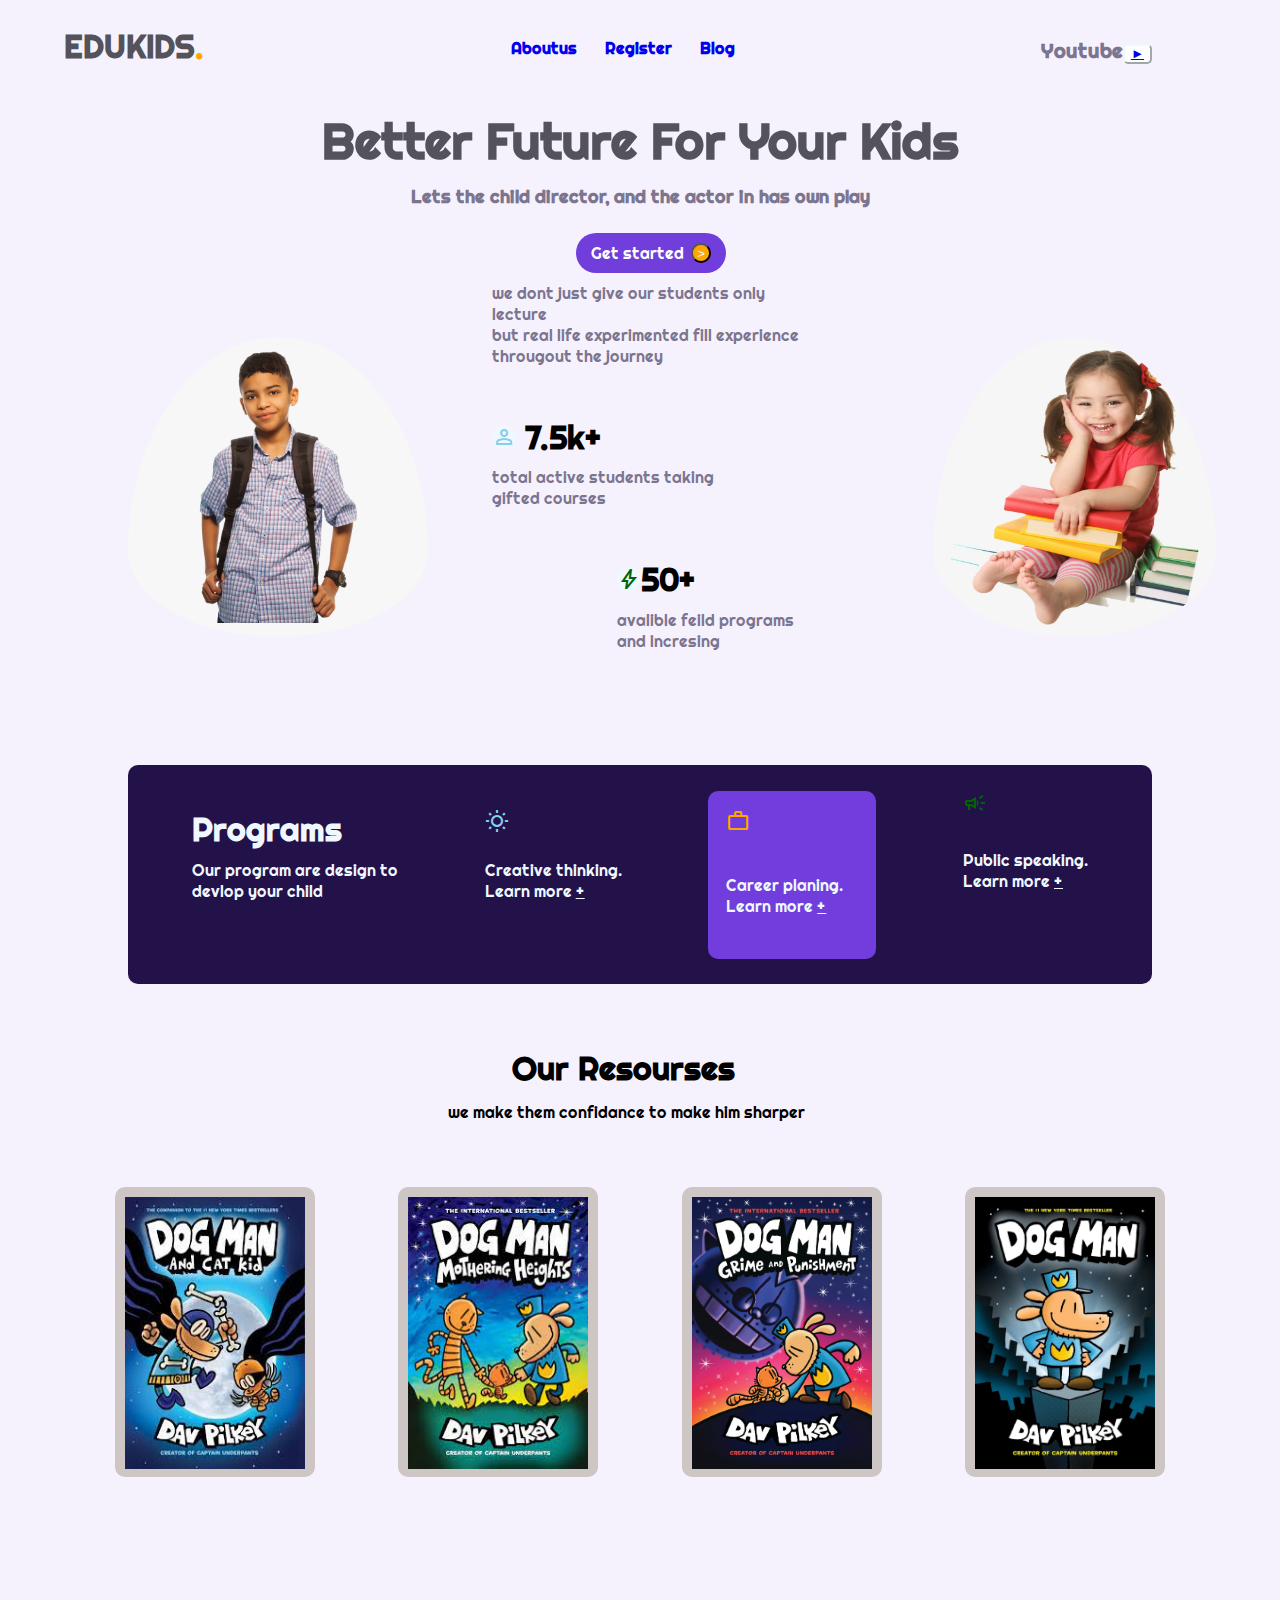
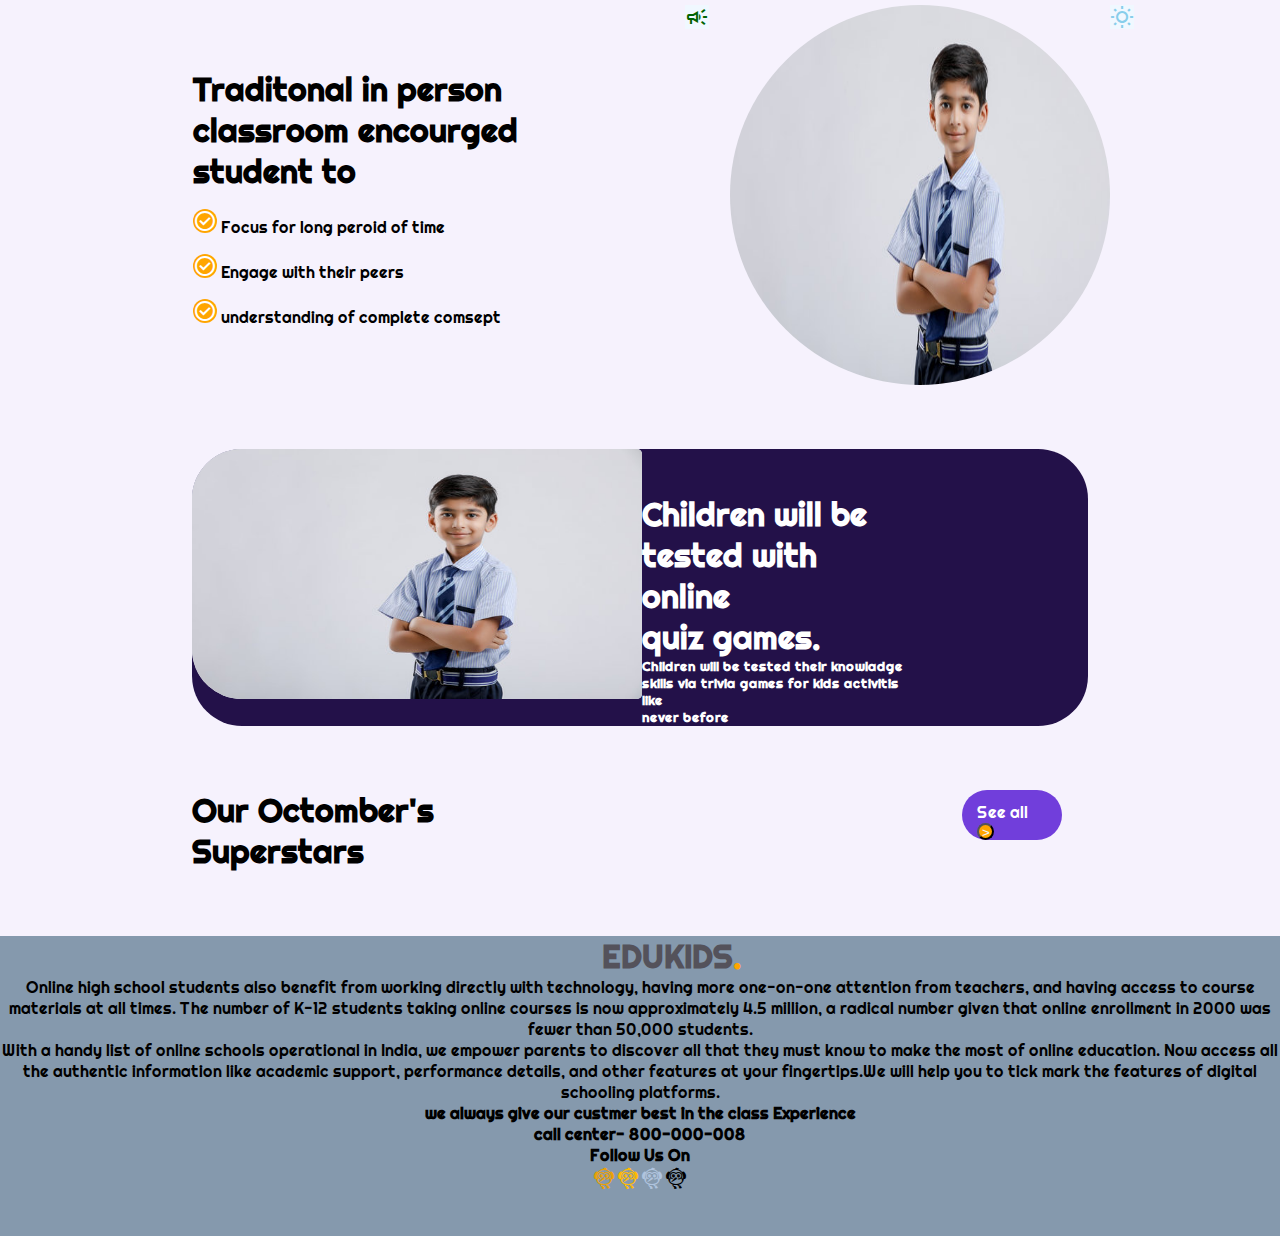
<file: index.html>
<html>
    <head>
       <title>EDUKIDS.</title>
       <meta charset="UTF-8">
       <link rel="stylesheet" href="index.css">
       <link rel="stylesheet" href="https://fonts.googleapis.com/css2?family=Material+Symbols+Outlined:opsz,wght,FILL,GRAD@20..48,100..700,0..1,-50..200" /> 
    </head>
    <body>
        <div class="nev-bar">
            <h1 class="logo1">EDUKIDS<span style="color: orange;">.</span></h1>
            <ul class="nev-bar-ul">
                <li><b><a href="https://www.youtube.com/channel/UCa5jcI8aSB4ICzckp4o4J_w">Blog</a></b></li>
                <li><b><a href="register.html">Register</a></b></li>
                <li><b><a href="about.html">Aboutus</a></b></li>
            </ul>
            <p class="nev-bar-p"><b>Youtube</b><button class="nev-bar-button"> <a href="https://www.youtube.com/">&#x25ba</a></button></p>
        </div> 
            <h1 class="row1h1">Better Future For Your Kids</h1>
            <p class="row1p"> <b>Lets the child director, and the actor in has own play</b></p>
        <div>
           <p class="row1p2" style="color: white;">Get started  <button style="background-color:orange; color: aliceblue;"> > </button> </p> 
        </div>
        <div class="row2">
            <img class="image1" src="school kid image 2.png" alt="auto">
            <div class="row2-mid">
                <p>we dont just give our students only lecture <br> but real life experimented fill experience <br> througout the journey</p>
                <h1> <span class="material-symbols-outlined" style="color: skyblue; background-color: aliceblue; border-radius: 50% 50%;">person</span> 7.5k+</h1>
                <p>total active students taking <br> gifted courses</p>
                <h1 class="row2-row2"> <span class="material-symbols-outlined" style="color: darkgreen; background-color: aliceblue; border-radius: 50% 50%;" >bolt</span>50+</h1>
                <p class="row2-row2-p">avalible feild programs and incresing </p>
            </div>
            <img class="image2" src="school kid image 3.png" alt="auto">
        </div>
        <div class="row3">
            <div class="row3_1">
                <h1 class="row3_1_h1">Programs</h1>
                <p class="row3_1_p">Our program are design to <br> devlop your child</p>
            </div>
            <div class="row3_2">
                <h1 class="row_3_h1"><span class="material-symbols-outlined" style="color: skyblue;">wb_sunny</span></h1>
                <p class="p1">Creative thinking.</p>
                <p>Learn more <a href="#+" style="color: aliceblue;">+</a></p>
            </div>
            <div class="row3_3">
                <h1 class="row_3_h2"><span class="material-symbols-outlined" style="color: orange;">work</span></h1>
                <p class="p1">Career planing.</p>
                <p>Learn more <a href="#+" style="color: aliceblue;">+</a></p>
            </div>
            <div class="row3_4">
                <h1 class="row_3_h3"><span class="material-symbols-outlined" style="color: darkgreen;">campaign</span></h1>
                <p class="p1">Public speaking.</p>
                <p>Learn more <a href="#+" style="color: aliceblue;">+</a></p>
            </div>
        </div>
        <div class="row4">
                <h1> Our Resourses </h1>
                <p> we make them confidance to make him sharper</p>
        </div>
        <div class="row5">
            <div class="parent-img_1"><img src="comic book 1.jpg" alt="auto" class="image1"></div>
            <div class="parent-img_2"> <img src="comic book2.jpg" alt=" auto" class="image2"></div>
            <div class="parent-img_3"> <img src="comic book 3.jpg" alt="auto" class="image3"></div>
            <div class="parent-img_4"><img src="comic book 4.jpg" alt="auto" class="image4"></div>
        </div>
        <div class="row6">
            <div class="row6_1">
                <h1>Traditonal in person <br> classroom encourged <br> student to </h1>
                <p><span class="material-symbols-outlined" style="color: white; background-color: orange; border-radius: 50% 50%;">check_circle</span> Focus for long peroid of time </p>
                <p><span class="material-symbols-outlined" style="color: white; background-color: orange; border-radius: 50% 50%;">check_circle</span> Engage with their peers</p>
                <p><span class="material-symbols-outlined" style="color: white; background-color: orange; border-radius: 50% 50%;">check_circle</span> understanding of complete comsept</p>
            </div>
            <div class="row6_2">
                <p class="row6_2_1"><span class="material-symbols-outlined" style="color: darkgreen; background-color: aliceblue;">campaign</span></p>
                <img src="school kid image 4.jpg" alt="auto">
                <p class="row6_2_2"><span class="material-symbols-outlined" style="color: skyblue; background-color: aliceblue;">wb_sunny</span> </p>            </div>
            </div>
            <div class="row7">
                <div class="first_side">
                    <img src="school kid image 4.jpg" alt="auto" class="first_side_image">
                </div>
                <div class="second_side">
                     <h1>Children will be <br> tested with online  <br> quiz games.</h1>
                     <h5> Children will be tested their knowladge <br> skills via trivia games for kids activitis like <br> never before</h5>
                </div>
            </div>
            <div class="row8">
                 <h1 class="row8_h1"> Our Octomber's  <br> Superstars</h1>
                 <div class="row8_p">
                    <p style="color: white;"> See all <button style="background-color: orange; color: aliceblue; border-radius: 50px 50px; width: 17px; height: 17px;">   >   </button></p>
                 </div>
            </div> 

            <div class="end">
                <div class="row-14">
                  <h1 class="logo1">EDUKIDS<span style="color: orange;">.</span></h1>
                <p>Online high school students also benefit from working directly with technology, having more one-on-one attention from teachers, and having access to course materials at all times. The number of K-12 students taking online courses is now approximately 4.5 million, a radical number given that online enrollment in 2000 was fewer than 50,000 students.</p>
                  <p>With a handy list of online schools operational in India, we empower parents to discover all that they must know to make the most of online education. Now access all the authentic information like academic support, performance details, and other features at your fingertips.We will help you to tick mark the features of digital schooling platforms.</p>
                </div>
            <h4 class="h3foot">we always give our custmer best in the class Experience</h4>
            <h4 class="h3foot2">call center- 800-000-008</h4>
            <h4 class="h3foot3"> Follow Us On </h4>
            <f4 class="h3foot4"><span class="material-symbols-outlined" style="color: rgb(233, 161, 7)">flutter_dash</span><span class="material-symbols-outlined" style="color:rgb(255, 187, 0) ;">flutter_dash</span><span class="material-symbols-outlined" style="color: lightsteelblue;">flutter_dash</span><span class="material-symbols-outlined">flutter_dash</span></f4>
          </div>
        

            <link rel="stylesheet" href="index.js">
        </body>
</html>
</file>
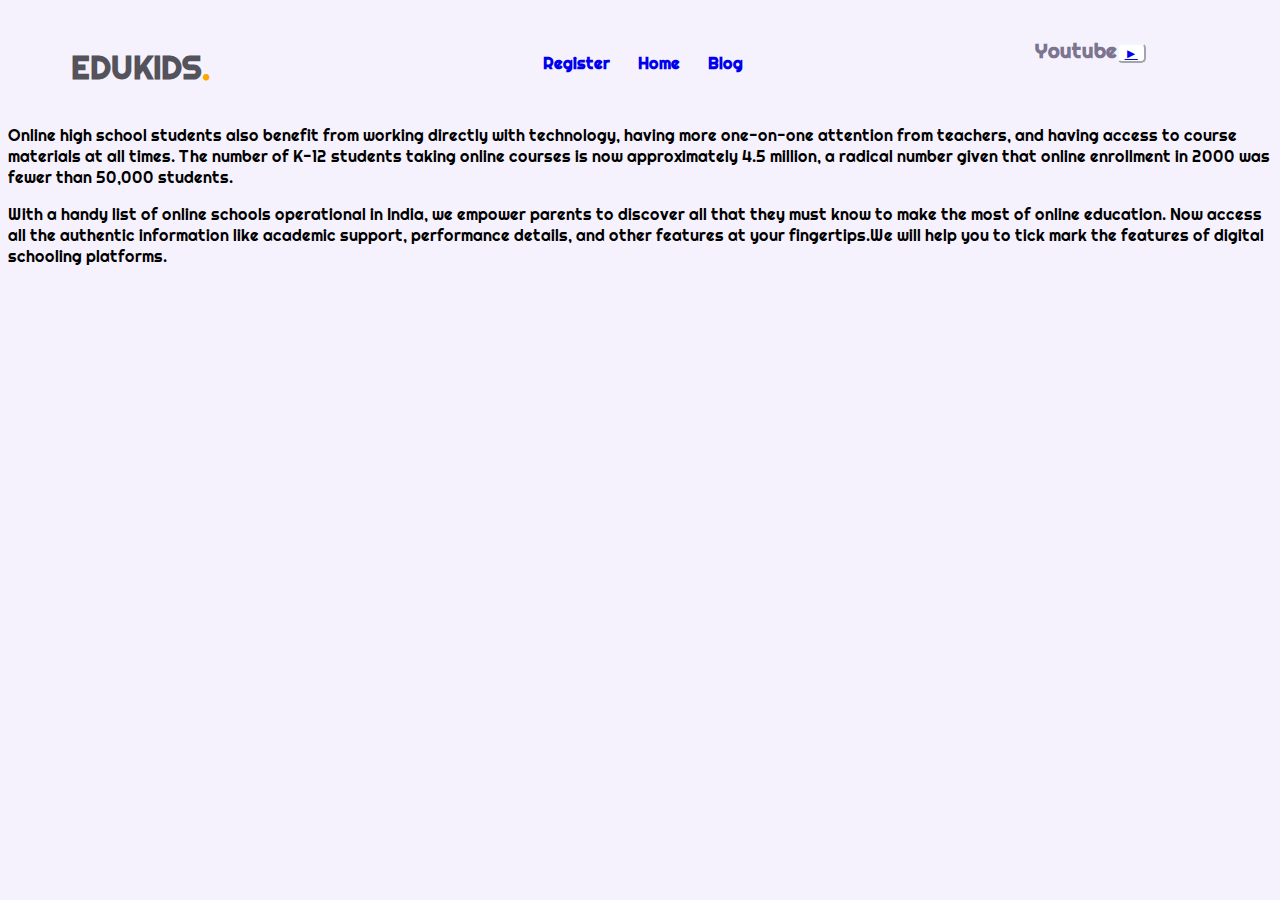
<file: about.html>
<!DOCTYPE html>
<html lang="en">
<head>
    <title>EDUKIDS.</title>
       <meta charset="UTF-8">
       <link rel="stylesheet" href="about.css">
       <link rel="stylesheet" href="https://fonts.googleapis.com/css2?family=Material+Symbols+Outlined:opsz,wght,FILL,GRAD@20..48,100..700,0..1,-50..200" /> 
    <meta http-equiv="X-UA-Compatible" content="IE=edge">
    <meta name="viewport" content="width=device-width, initial-scale=1.0">
</head>
<body>
    <div class="nev-bar">
        <h1 class="logo1">EDUKIDS<span style="color: orange;">.</span></h1>
        <ul class="nev-bar-ul">
            <li><b><a href="https://www.youtube.com/channel/UCa5jcI8aSB4ICzckp4o4J_w">Blog</a></b></li>
            <li><b><a href="index.html">Home</a></b></li>
            <li><b><a href="register.html">Register</a></b></li>

        </ul>
        <p class="nev-bar-p"><b>Youtube</b><button class="nev-bar-button"> <a href="https://www.youtube.com/">&#x25ba</a></button></p>
    </div> 
    <p>Online high school students also benefit from working directly with technology, having more one-on-one attention from teachers, and having access to course materials at all times. The number of K-12 students taking online courses is now approximately 4.5 million, a radical number given that online enrollment in 2000 was fewer than 50,000 students.</p>
    <p>With a handy list of online schools operational in India, we empower parents to discover all that they must know to make the most of online education. Now access all the authentic information like academic support, performance details, and other features at your fingertips.We will help you to tick mark the features of digital schooling platforms.</p>
</body>
</html>
</file>
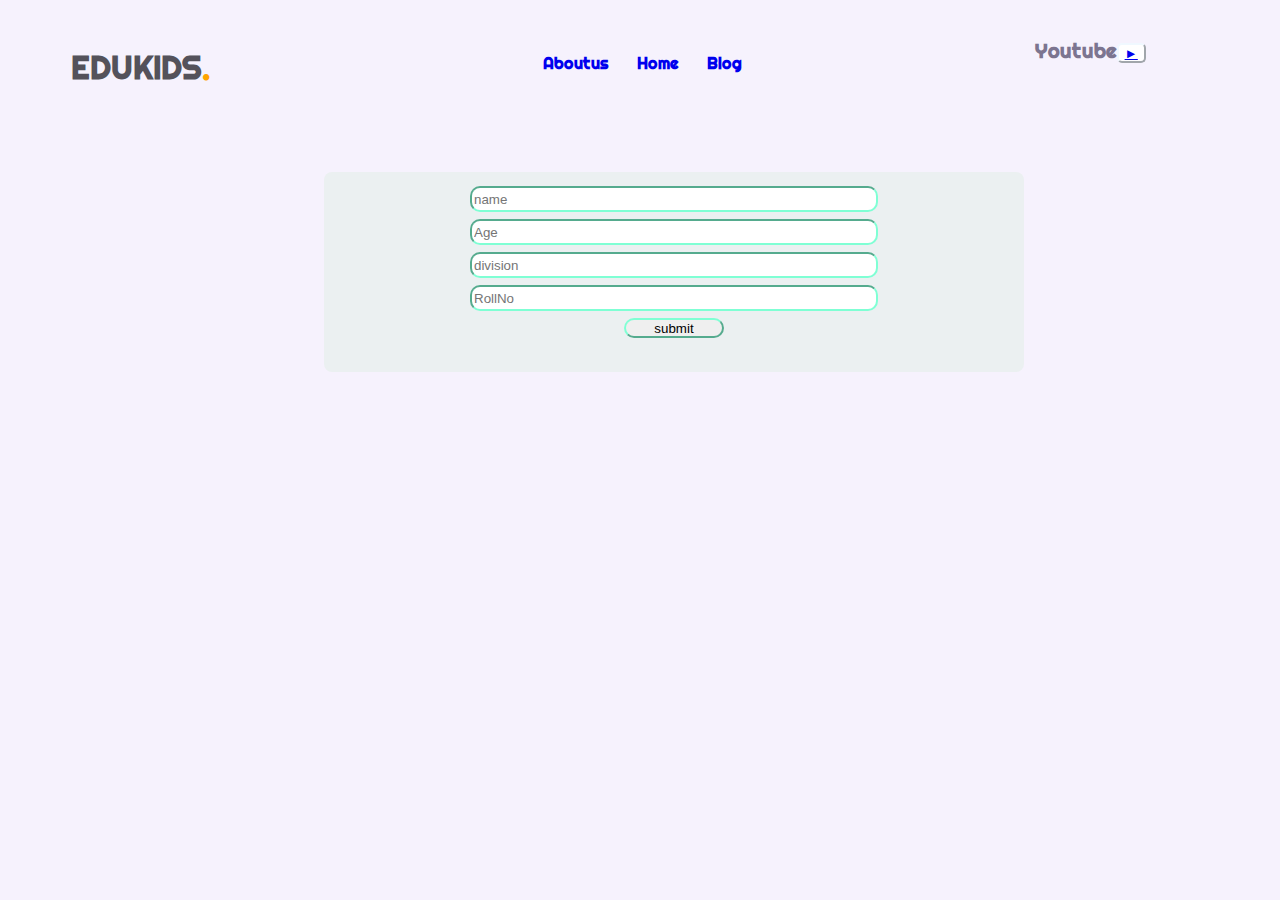
<file: register.html>
<!DOCTYPE html>
<html lang="en">
<head>
    <title>EDUKIDS.</title>
       <meta charset="UTF-8">
       <link rel="stylesheet" href="register.css">
       <link rel="stylesheet" href="https://fonts.googleapis.com/css2?family=Material+Symbols+Outlined:opsz,wght,FILL,GRAD@20..48,100..700,0..1,-50..200" /> 
    <meta http-equiv="X-UA-Compatible" content="IE=edge">
    <meta name="viewport" content="width=device-width, initial-scale=1.0">
</head>
<body>
    <div class="nev-bar">
        <h1 class="logo1">EDUKIDS<span style="color: orange;">.</span></h1>
        <ul class="nev-bar-ul">
            <li><b><a href="https://www.youtube.com/channel/UCa5jcI8aSB4ICzckp4o4J_w">Blog</a></b></li>
            <li><b><a href="index.html">Home</a></b></li>
            <li><b><a href="about.html">Aboutus</a></b></li>
        </ul>
        <p class="nev-bar-p"><b>Youtube</b><button class="nev-bar-button"> <a href="https://www.youtube.com/">&#x25ba</a></button></p>
    </div> 
     
    <div class="outershell">
        <form action="" id="reg-form">
            <input type="text" id="nameinput" placeholder="name">
            <input type="text" id="age" placeholder="Age">
            <input type="text" id="class" placeholder="division">
            <input type="text" id="rollno" placeholder="RollNo">
            <button id="btn">submit</button>
        </form>
    </div>
    
</body>
</html>
</file>
<file: index.css>
@import url('https://fonts.googleapis.com/css2?family=Righteous&display=swap');
*{
  margin: 0%;
  padding: 0%;
}
body{
  font-family: 'Righteous', cursive;
  background-color: rgb(246,242,253);
}
.nev-bar {
    display: flex;
    justify-content: space-between;
    margin-top: 2%;
}
.logo1{
    margin-left: 5%;
    color: rgb(84, 82, 91);
}
.logo-neg-ul {
  margin: 0;
  padding: 0;
  overflow: hidden;
  background-color: transparent;
  margin-top: 50px;
}
.nev-bar li {
    float: right;
    list-style: none;
  }   
.nev-bar li a {
    display: block;
    color: rgb (124,117,144);
    text-align: center;
    padding: 12px 14px;
    text-decoration: none;
  }
.nev-bar li a:hover {
    background-color: transparent;
  }
.nev-bar-p{
    margin-top: 1%;
    margin-right: 10%;
    color: rgb(124,117,144);
    font-size: 20px;
}
.nev-bar-button{
    background-color: white;
    color: red;
    width: 29px;
    height: 20px;
    border-radius: 5px;
    border-color: aliceblue;
}
.row1h1{
    display: flex;
    justify-content: center;
    margin-top: 3%;
    font-size: 50;
    color: rgb(84,82,91);
}
.row1p{
  display: flex;
  justify-content: center;
  margin-top: 1%;
  font-size: 18px;
  color: rgb(124,117,144);
}
.row1p2{
  display: flex;
  justify-content: center;
  background-color: rgb(113,62,219);
  margin-top: 2%;
  margin-left: 45%;
  margin-right: 47%;
  width: 150px;
  height: 30Px; 
  padding-top: 10px;
  border-radius: 20px;
}
.row1p2 button{
  border-radius: 50% 50%;
  height: 20px;
  width: 20px;
  margin-left: 5%;
}
.row2{
  display: flex;
  justify-content: space-evenly;
}
.row2 p{
  margin-top: 3%;
  color:  rgb(124,117,144);
}
.row2 .image1{
  width: 300px;
  height:300px;
  border-radius: 50% 50%;
  margin-left: 5%;
}
.row2 .image2{
  width: 300px;
  height:300px;
  border-radius: 50% 50%;
  margin-left: 5%;
  margin-bottom: 5%;
}
.row2-mid{
  display: flex;
  flex-direction: column;
}
.row2-mid h1{
  margin-top: 50px;
}
.row2-row2{
  margin-left: 40%;
}
.row2-row2-p{
  margin-left: 40%;
}
.row3{
  display: flex;
  justify-content: space-between;
  margin-top: -10%;
  margin-right: 10%;
  margin-left: 10%;
  background-color: rgb(35,17,73);
  border-radius: 10px 10px;
  padding-top: 2%;
  padding-bottom: 2%;
  padding-left: 5%;
  padding-right: 5%;
  color: aliceblue;
}
.row3_1{
  margin-top: 2%;
}
.row_3_h1{
  margin-top: 13%;
}
.row3_1_p{
  margin-top: 5%;
}
.row3_2 .p1{
  margin-top: 20%;
  font-weight: 40;
}
.row3_3{
  background-color: rgb(113,62,221);
  width: 150px;
  height: 150px;
  padding-left: 2%;
  padding-top: 2%;
  border-radius: 10px 10px;
}
.row3_3 .p1{
  margin-top: 28%;
}
.row3_4 .p1{
  margin-top: 28%;
}
.row4 h1{
  margin-left: 40%;
  margin-top: 5%;
}
.row4 p{
  margin-left: 30%;
  margin-top: 1%;
  padding-left: 5%;
  padding-right: 5%;
}
.row5{
  display: flex;
  justify-content: space-between;
  margin-top: 5%;
  margin-left: 9%;
  margin-right: 9%;
}
.parent-img_1{
  width: 200px;
  height: 290px;
  background-color: rgb(206, 197, 197);
  border-radius: 10px 10px;
}
.image1{
  width: 180px;
  height: 272px;
  padding-left: 5%;
  padding-right: 5%;
  padding-top: 5%;
  padding-bottom: 15%;
}
.parent-img_2{
  width: 200px;
  height: 290px;
  background-color: rgb(206, 197, 197);
  border-radius: 10px 10px;
}
.image2{
  width: 180px;
  height: 272px;
  padding-left: 5%;
  padding-right: 5%;
  padding-top: 5%;
  padding-bottom: 15%;
}
.parent-img_3{
  width: 200px;
  height: 290px;
  background-color: rgb(206, 197, 197);
  border-radius: 10px 10px;
}
.image3{
  width: 180px;
  height: 272px;
  padding-left: 5%;
  padding-right: 5%;
  padding-top: 5%;
  padding-bottom: 15%;
}
.parent-img_4{
  width: 200px;
  height: 290px;
  background-color: rgb(206, 197, 197);
  border-radius: 10px 10px;
}
.image4{
  width: 180px;
  height: 272px;
  padding-left: 5%;
  padding-right: 5%;
  padding-top: 5%;
  padding-bottom: 15%;
}
.row6{
  display: flex;
  justify-content: space-evenly;
  margin-top: 10%;
}
.row6_1  
  {
    margin-top: 5%;
    margin-left: 2%;
  }
  .row6_1 p {
    margin-top: 5%;
  }
  .row6 img  
  {
    width: 380px;
    height:380px;
    border-radius: 50% 50%;
    margin-left: 5%;
  }
  .row6_2{
    display: flex;
    justify-content: space-between;
  }
.row7 {
    display: flex;

    justify-content: space-between;
    margin-left: 15%;
    margin-right: 15%;
    margin-top: 5%;
    border-radius: 50px 50px;
    background-color: rgb(35,17,73);
    color: white;
}
.first_side_image{
    width: 450px;
    height: 250px;
    /* margin-left: 5%; */
    border-radius: 50px 5px 5px 50px;
    background-color: aliceblue;
}
.second_side{
  margin-right: 20%;
  margin-top: 5%;
}
.row8 {
  display: flex;
  justify-content: space-between;
}
.row8_h1{
  margin-left: 15%;
  margin-top: 5%;
}
.row8_p{
  margin-top: 5%;
  margin-right: 17%;
  background-color: rgb(113,62,219);
  width: 100px;
  height: 50px;
  border-radius: 25px 25px;
}
.row8_p p{
  margin-top: 12%;
  margin-left: 15%;
  margin-right: 15%;
  margin-bottom: 12%;
}
.row_9 {
  display: flex;
  justify-content: space-evenly;
  margin-top: 5%;
} 
.image9_1{
  width: 120px;
  height: 100px;
}
.image9_2{
  width: 120px;
  height: 100px;
}
.image9_3{
  width: 120px;
  height: 100px;
}
.end{
  background-color: rgb(133, 153, 173);
  height: 300px;
  display: flex;
  flex-direction: column;
  margin-top: 5%;
  text-align: center;
}
</file>
<file: about.css>
@import url('https://fonts.googleapis.com/css2?family=Righteous&display=swap');
body{
    font-family: 'Righteous', cursive;
    background-color: rgb(246,242,253);
  }
.nev-bar {
    display: flex;
    justify-content: space-between;
    margin-top: 2%;
}
.logo1{
    margin-left: 5%;
    color: rgb(84, 82, 91);
}
.logo-neg-ul {
  margin: 0;
  padding: 0;
  overflow: hidden;
  background-color: transparent;
  margin-top: 50px;
}
.nev-bar li {
    float: right;
    list-style: none;
  }   
.nev-bar li a {
    display: block;
    color: rgb (124,117,144);
    text-align: center;
    padding: 12px 14px;
    text-decoration: none;
  }
.nev-bar li a:hover {
    background-color: transparent;
  }
.nev-bar-p{
    margin-top: 1%;
    margin-right: 10%;
    color: rgb(124,117,144);
    font-size: 20px;
}
.nev-bar-button{
    background-color: white;
    color: red;
    width: 29px;
    height: 20px;
    border-radius: 5px;
    border-color: aliceblue;
}
</file>
<file: register.css>
@import url('https://fonts.googleapis.com/css2?family=Righteous&display=swap');
body{
    font-family: 'Righteous', cursive;
    background-color: rgb(246,242,253);
  }
.nev-bar {
    display: flex;
    justify-content: space-between;
    margin-top: 2%;
}
.logo1{
    margin-left: 5%;
    color: rgb(84, 82, 91);
}
.logo-neg-ul {
  margin: 0;
  padding: 0;
  overflow: hidden;
  background-color: transparent;
  margin-top: 50px;
}
.nev-bar li {
    float: right;
    list-style: none;
  }   
.nev-bar li a {
    display: block;
    color: rgb (124,117,144);
    text-align: center;
    padding: 12px 14px;
    text-decoration: none;
  }
.nev-bar li a:hover {
    background-color: transparent;
  }
.nev-bar-p{
    margin-top: 1%;
    margin-right: 10%;
    color: rgb(124,117,144);
    font-size: 20px;
}
.nev-bar-button{
    background-color: white;
    color: red;
    width: 29px;
    height: 20px;
    border-radius: 5px;
    border-color: aliceblue;
}
.outershell{
    display: flex;
    justify-content: space-between;
}
#reg-form{
    margin-top: 5%;
    display: flex;
    flex-direction: column;
    align-items: center;
    background-color: rgb(235, 240, 241);
    height: 200px;
    width: 700px;
    margin-left: 25%;
    border-radius: 8px 8px;
    border-color: aqua;
}
#nameinput{
    margin-top: 2%;
    width: 400px;
    height: 20px;
    border-radius: 10px 10px;
    border-color: aquamarine;
}
#age{ margin-top: 1%;
    width: 400px;
    height: 20px;
    border-radius: 10px 10px;
    border-color: aquamarine;
}
#class{ margin-top: 1%;
    width: 400px;
    height: 20px;
    border-radius: 10px 10px;
    border-color: aquamarine;
}
#rollno{ margin-top: 1%;
    width: 400px;
    height: 20px;
    border-radius: 10px 10px;
    border-color: aquamarine;
}
#btn{ margin-top: 1%;
    width: 100px;
    height: 20px;
    border-radius: 10px 10px;
    border-color: aquamarine;
}
</file>
